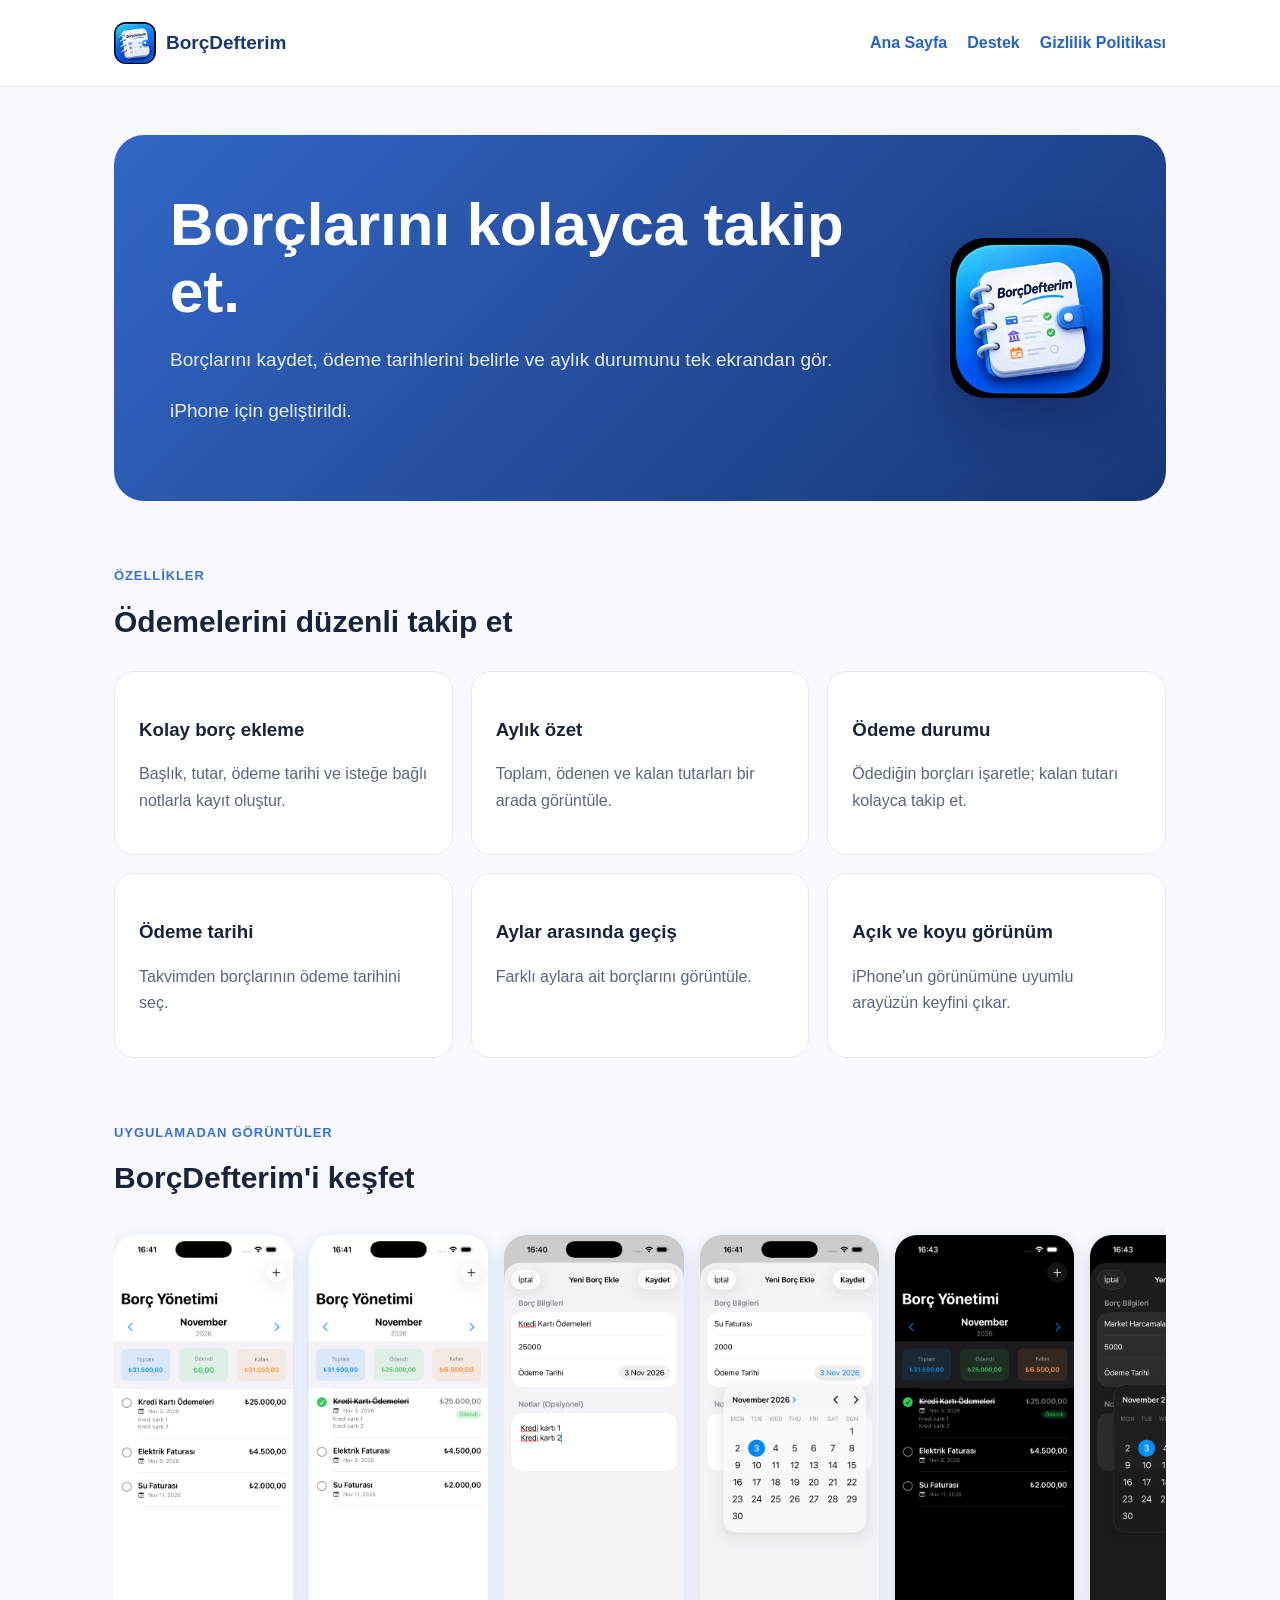
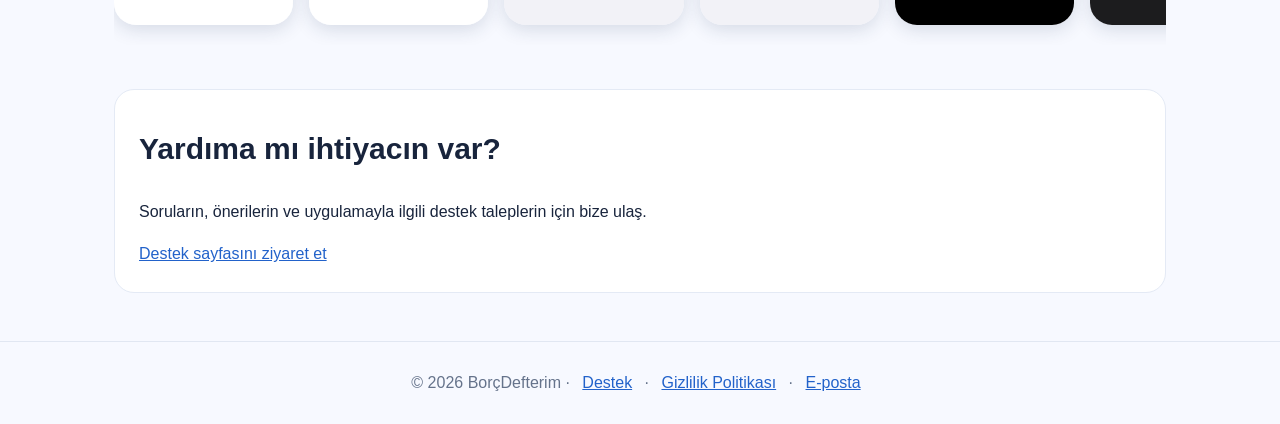
<file: index.html>
<!doctype html><html lang="tr"><head><meta charset="utf-8"><meta name="viewport" content="width=device-width, initial-scale=1"><meta name="description" content="BorçDefterim: Borçlarını kolayca takip et."><title>Borçlarını Kolayca Takip Et | BorçDefterim</title><link rel="icon" href="assets/icon.png"><link rel="stylesheet" href="style.css"></head><body><header><nav><a class="brand" href="index.html"><img src="assets/icon.png" alt="BorçDefterim logosu">BorçDefterim</a><div class="links"><a href="index.html">Ana Sayfa</a><a href="support.html">Destek</a><a href="privacy.html">Gizlilik Politikası</a></div></nav></header><main class="container"><section class="hero"><div><h1>Borçlarını kolayca takip et.</h1><p>Borçlarını kaydet, ödeme tarihlerini belirle ve aylık durumunu tek ekrandan gör.</p><p>iPhone için geliştirildi.</p></div><img src="assets/icon.png" alt="BorçDefterim uygulama simgesi"></section><section style="margin-top:64px"><div class="eyebrow">Özellikler</div><h2>Ödemelerini düzenli takip et</h2><div class="features"><article class="feature"><h3>Kolay borç ekleme</h3><p>Başlık, tutar, ödeme tarihi ve isteğe bağlı notlarla kayıt oluştur.</p></article><article class="feature"><h3>Aylık özet</h3><p>Toplam, ödenen ve kalan tutarları bir arada görüntüle.</p></article><article class="feature"><h3>Ödeme durumu</h3><p>Ödediğin borçları işaretle; kalan tutarı kolayca takip et.</p></article><article class="feature"><h3>Ödeme tarihi</h3><p>Takvimden borçlarının ödeme tarihini seç.</p></article><article class="feature"><h3>Aylar arasında geçiş</h3><p>Farklı aylara ait borçlarını görüntüle.</p></article><article class="feature"><h3>Açık ve koyu görünüm</h3><p>iPhone'un görünümüne uyumlu arayüzün keyfini çıkar.</p></article></div></section><section style="margin-top:64px"><div class="eyebrow">Uygulamadan görüntüler</div><h2>BorçDefterim'i keşfet</h2><div class="screens"><img loading="lazy" src="assets/ekran-4.png" alt="BorçDefterim ekran görüntüsü 4"><img loading="lazy" src="assets/ekran-5.png" alt="BorçDefterim ekran görüntüsü 5"><img loading="lazy" src="assets/ekran-2.png" alt="BorçDefterim ekran görüntüsü 2"><img loading="lazy" src="assets/ekran-3.png" alt="BorçDefterim ekran görüntüsü 3"><img loading="lazy" src="assets/ekran-6.png" alt="BorçDefterim ekran görüntüsü 6"><img loading="lazy" src="assets/ekran-7.png" alt="BorçDefterim ekran görüntüsü 7"><img loading="lazy" src="assets/ekran-1.png" alt="BorçDefterim ekran görüntüsü 1"></div></section><section class="panel" style="margin-top:44px"><h2>Yardıma mı ihtiyacın var?</h2><p>Soruların, önerilerin ve uygulamayla ilgili destek taleplerin için bize ulaş.</p><a href="support.html">Destek sayfasını ziyaret et</a></section></main><footer>© 2026 BorçDefterim · <a href="support.html">Destek</a> · <a href="privacy.html">Gizlilik Politikası</a> · <a href="mailto:mergentor@toramanmurat.com">E-posta</a></footer></body></html>
</file>
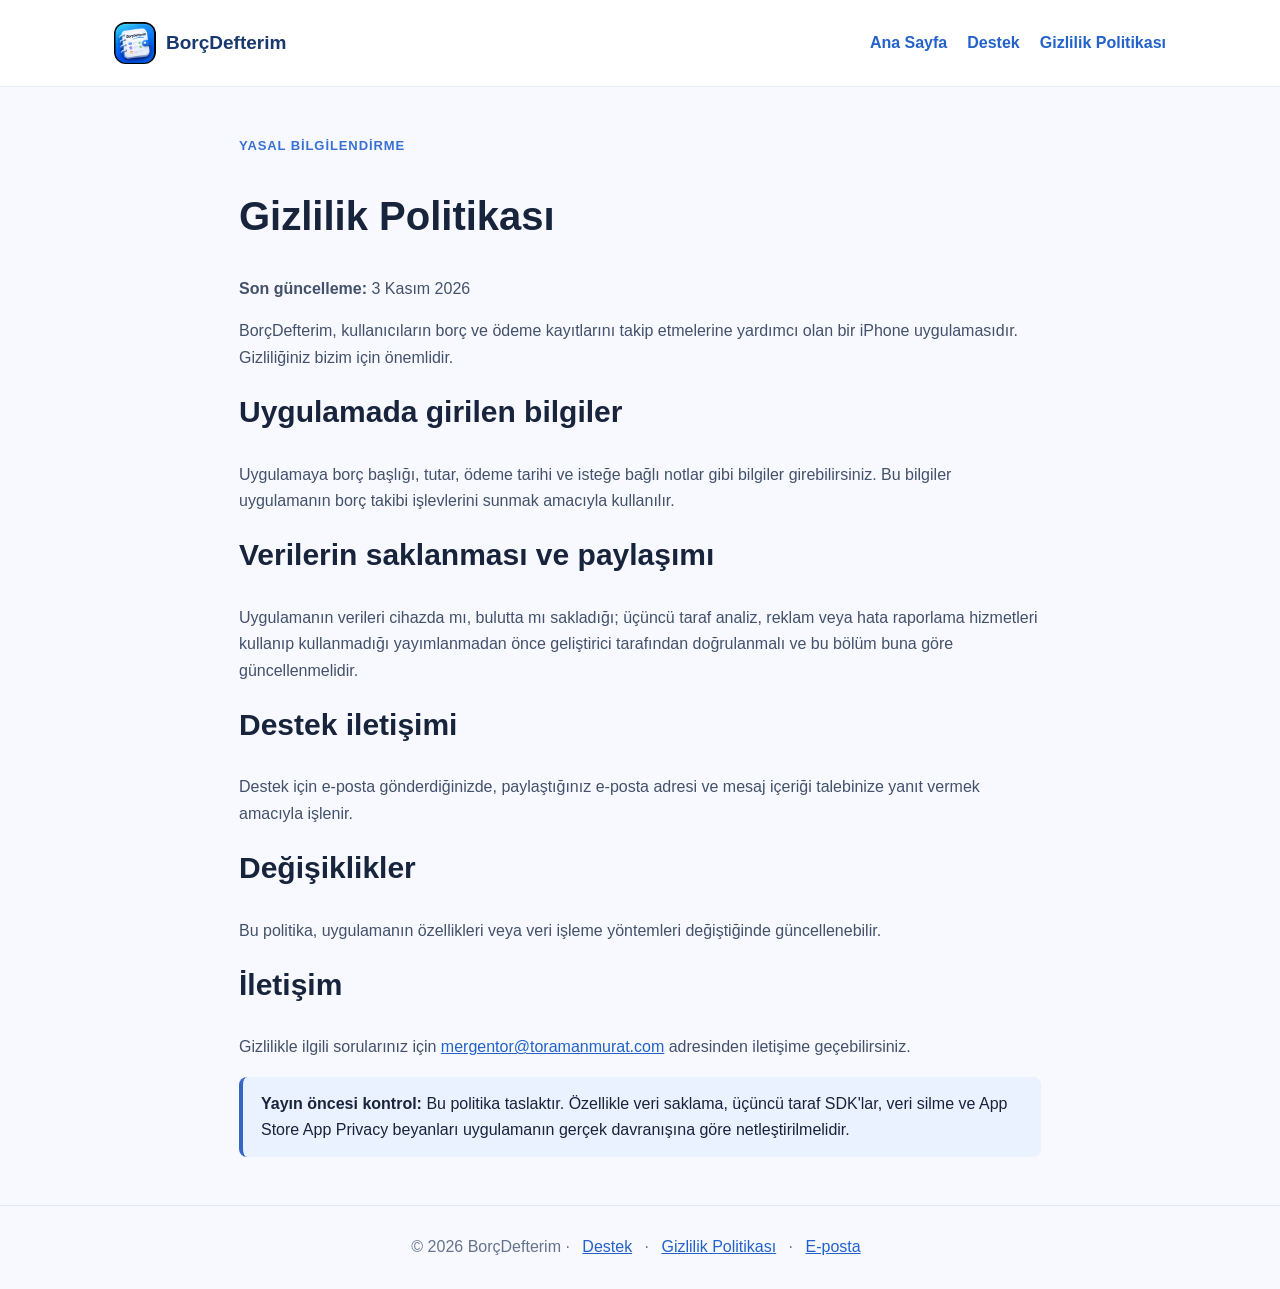
<file: privacy.html>
<!doctype html><html lang="tr"><head><meta charset="utf-8"><meta name="viewport" content="width=device-width, initial-scale=1"><meta name="description" content="BorçDefterim: Borçlarını kolayca takip et."><title>Gizlilik Politikası | BorçDefterim</title><link rel="icon" href="assets/icon.png"><link rel="stylesheet" href="style.css"></head><body><header><nav><a class="brand" href="index.html"><img src="assets/icon.png" alt="BorçDefterim logosu">BorçDefterim</a><div class="links"><a href="index.html">Ana Sayfa</a><a href="support.html">Destek</a><a href="privacy.html">Gizlilik Politikası</a></div></nav></header><main class="container page"><div class="eyebrow">Yasal Bilgilendirme</div><h1>Gizlilik Politikası</h1><p><strong>Son güncelleme:</strong> 3 Kasım 2026</p><p>BorçDefterim, kullanıcıların borç ve ödeme kayıtlarını takip etmelerine yardımcı olan bir iPhone uygulamasıdır. Gizliliğiniz bizim için önemlidir.</p><h2>Uygulamada girilen bilgiler</h2><p>Uygulamaya borç başlığı, tutar, ödeme tarihi ve isteğe bağlı notlar gibi bilgiler girebilirsiniz. Bu bilgiler uygulamanın borç takibi işlevlerini sunmak amacıyla kullanılır.</p><h2>Verilerin saklanması ve paylaşımı</h2><p>Uygulamanın verileri cihazda mı, bulutta mı sakladığı; üçüncü taraf analiz, reklam veya hata raporlama hizmetleri kullanıp kullanmadığı yayımlanmadan önce geliştirici tarafından doğrulanmalı ve bu bölüm buna göre güncellenmelidir.</p><h2>Destek iletişimi</h2><p>Destek için e-posta gönderdiğinizde, paylaştığınız e-posta adresi ve mesaj içeriği talebinize yanıt vermek amacıyla işlenir.</p><h2>Değişiklikler</h2><p>Bu politika, uygulamanın özellikleri veya veri işleme yöntemleri değiştiğinde güncellenebilir.</p><h2>İletişim</h2><p>Gizlilikle ilgili sorularınız için <a href="mailto:mergentor@toramanmurat.com">mergentor@toramanmurat.com</a> adresinden iletişime geçebilirsiniz.</p><div class="notice"><strong>Yayın öncesi kontrol:</strong> Bu politika taslaktır. Özellikle veri saklama, üçüncü taraf SDK'lar, veri silme ve App Store App Privacy beyanları uygulamanın gerçek davranışına göre netleştirilmelidir.</div></main><footer>© 2026 BorçDefterim · <a href="support.html">Destek</a> · <a href="privacy.html">Gizlilik Politikası</a> · <a href="mailto:mergentor@toramanmurat.com">E-posta</a></footer></body></html>
</file>
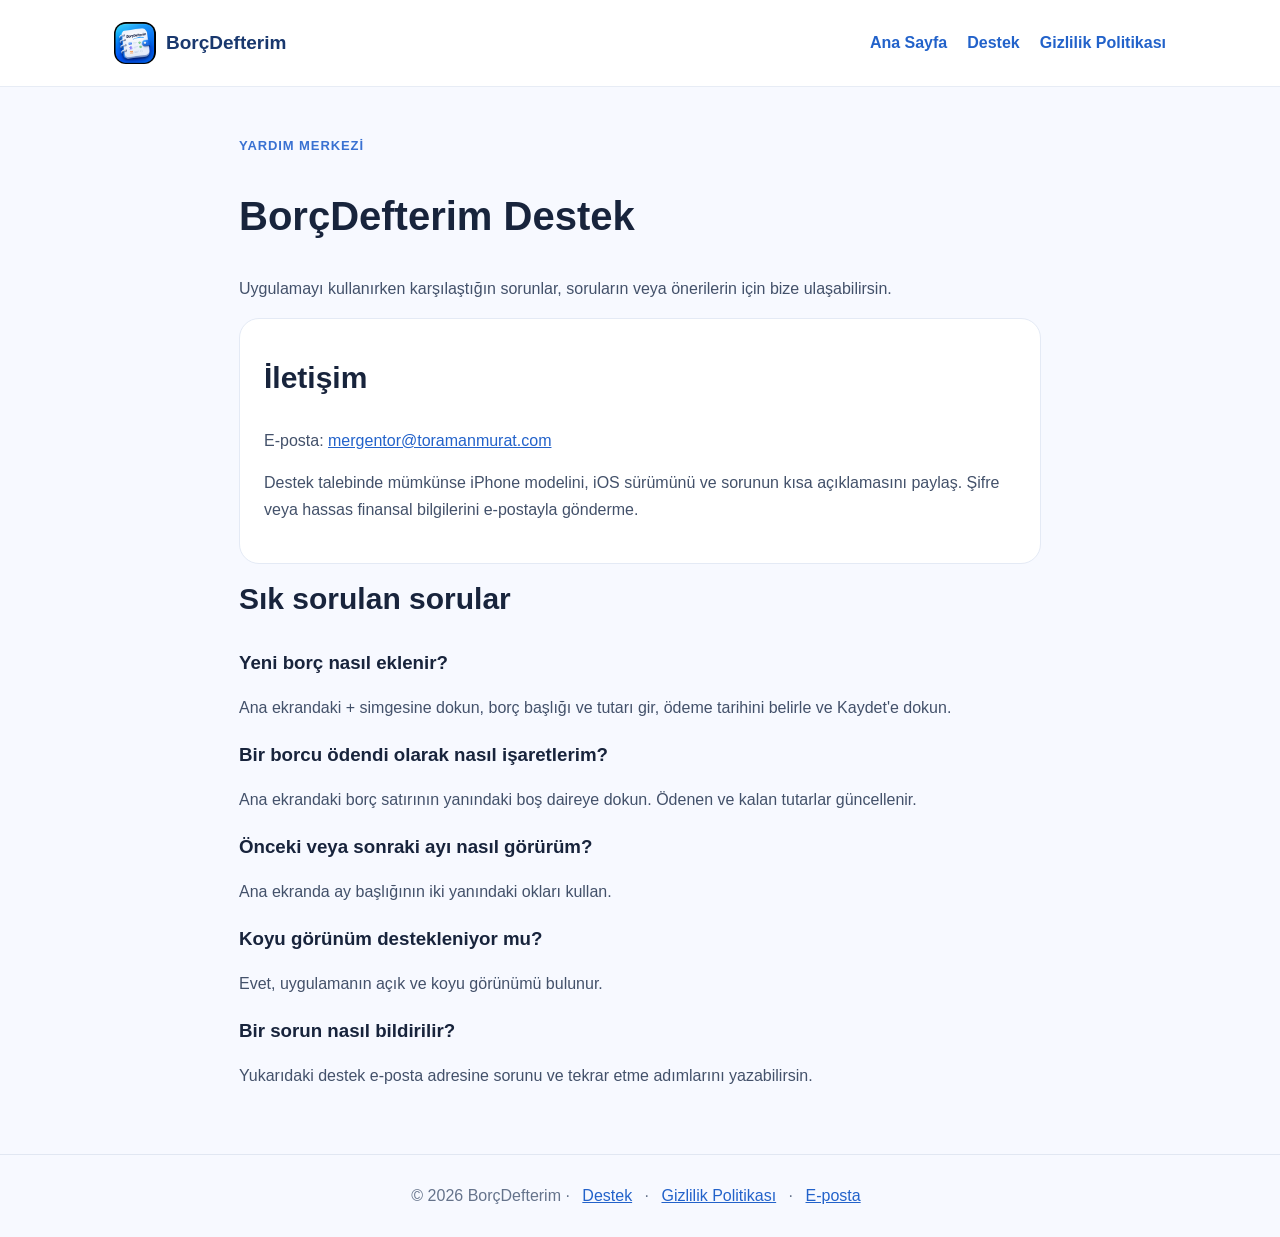
<file: support.html>
<!doctype html><html lang="tr"><head><meta charset="utf-8"><meta name="viewport" content="width=device-width, initial-scale=1"><meta name="description" content="BorçDefterim: Borçlarını kolayca takip et."><title>Destek | BorçDefterim</title><link rel="icon" href="assets/icon.png"><link rel="stylesheet" href="style.css"></head><body><header><nav><a class="brand" href="index.html"><img src="assets/icon.png" alt="BorçDefterim logosu">BorçDefterim</a><div class="links"><a href="index.html">Ana Sayfa</a><a href="support.html">Destek</a><a href="privacy.html">Gizlilik Politikası</a></div></nav></header><main class="container page"><div class="eyebrow">Yardım Merkezi</div><h1>BorçDefterim Destek</h1><p>Uygulamayı kullanırken karşılaştığın sorunlar, soruların veya önerilerin için bize ulaşabilirsin.</p><div class="panel"><h2>İletişim</h2><p>E-posta: <a href="mailto:mergentor@toramanmurat.com?subject=Bor%C3%A7Defterim%20Destek">mergentor@toramanmurat.com</a></p><p>Destek talebinde mümkünse iPhone modelini, iOS sürümünü ve sorunun kısa açıklamasını paylaş. Şifre veya hassas finansal bilgilerini e-postayla gönderme.</p></div><h2>Sık sorulan sorular</h2><h3>Yeni borç nasıl eklenir?</h3><p>Ana ekrandaki + simgesine dokun, borç başlığı ve tutarı gir, ödeme tarihini belirle ve Kaydet'e dokun.</p><h3>Bir borcu ödendi olarak nasıl işaretlerim?</h3><p>Ana ekrandaki borç satırının yanındaki boş daireye dokun. Ödenen ve kalan tutarlar güncellenir.</p><h3>Önceki veya sonraki ayı nasıl görürüm?</h3><p>Ana ekranda ay başlığının iki yanındaki okları kullan.</p><h3>Koyu görünüm destekleniyor mu?</h3><p>Evet, uygulamanın açık ve koyu görünümü bulunur.</p><h3>Bir sorun nasıl bildirilir?</h3><p>Yukarıdaki destek e-posta adresine sorunu ve tekrar etme adımlarını yazabilirsin.</p></main><footer>© 2026 BorçDefterim · <a href="support.html">Destek</a> · <a href="privacy.html">Gizlilik Politikası</a> · <a href="mailto:mergentor@toramanmurat.com">E-posta</a></footer></body></html>
</file>
<file: style.css>
*{box-sizing:border-box}body{margin:0;font-family:-apple-system,BlinkMacSystemFont,"Segoe UI",sans-serif;color:#18243c;background:#f7f9ff;line-height:1.65}a{color:#2262ca}nav{display:flex;justify-content:space-between;align-items:center;gap:16px;max-width:1100px;margin:auto;padding:22px 24px}nav .links{display:flex;gap:20px;flex-wrap:wrap}nav a{text-decoration:none;font-weight:600}.brand{display:flex;align-items:center;gap:10px;font-size:19px;font-weight:800;color:#19386e}.brand img{width:42px;height:42px;border-radius:12px}header{background:white;border-bottom:1px solid #e7ecf5}.container{max-width:1100px;margin:auto;padding:48px 24px}.hero{background:linear-gradient(135deg,#3267c7,#183677);color:white;border-radius:30px;padding:56px;display:flex;gap:42px;align-items:center}.hero h1{font-size:clamp(36px,5vw,60px);line-height:1.12;margin:0 0 18px}.hero p{font-size:19px;color:#e5edff}.hero img{width:160px;border-radius:35px;box-shadow:0 16px 50px #0c1b4d70}.eyebrow{font-weight:700;color:#3971d2;letter-spacing:.07em;text-transform:uppercase;font-size:13px}h2{font-size:30px;margin-top:10px}h3{margin-bottom:6px}.features{display:grid;grid-template-columns:repeat(3,1fr);gap:18px}.feature,.panel{background:white;padding:24px;border:1px solid #e4eaf5;border-radius:20px}.feature p{color:#59677c}.screens{display:flex;gap:16px;overflow-x:auto;padding:8px 0 20px;scroll-snap-type:x mandatory}.screens img{height:390px;width:auto;border-radius:22px;box-shadow:0 5px 18px #1b315025;scroll-snap-align:start}footer{border-top:1px solid #e1e7f2;padding:28px 24px;color:#65738b;text-align:center}footer a{margin:0 8px}.page{max-width:850px}.page h1{font-size:40px}.page p,.page li{color:#43516a}.notice{border-left:4px solid #3267c7;padding:14px 18px;background:#eaf1ff;border-radius:8px}@media(max-width:700px){nav{align-items:flex-start;flex-direction:column}.hero{padding:30px;flex-direction:column-reverse;align-items:flex-start}.hero img{width:110px}.features{grid-template-columns:1fr}.screens img{height:330px}}@media(prefers-color-scheme:dark){body{background:#101521;color:#f3f6fc}header,.feature,.panel{background:#1c2433;border-color:#344056}.brand{color:#d7e5ff}.feature p,.page p,.page li{color:#b9c5d8}footer{border-color:#344056}.notice{background:#1b3153}}
</file>
